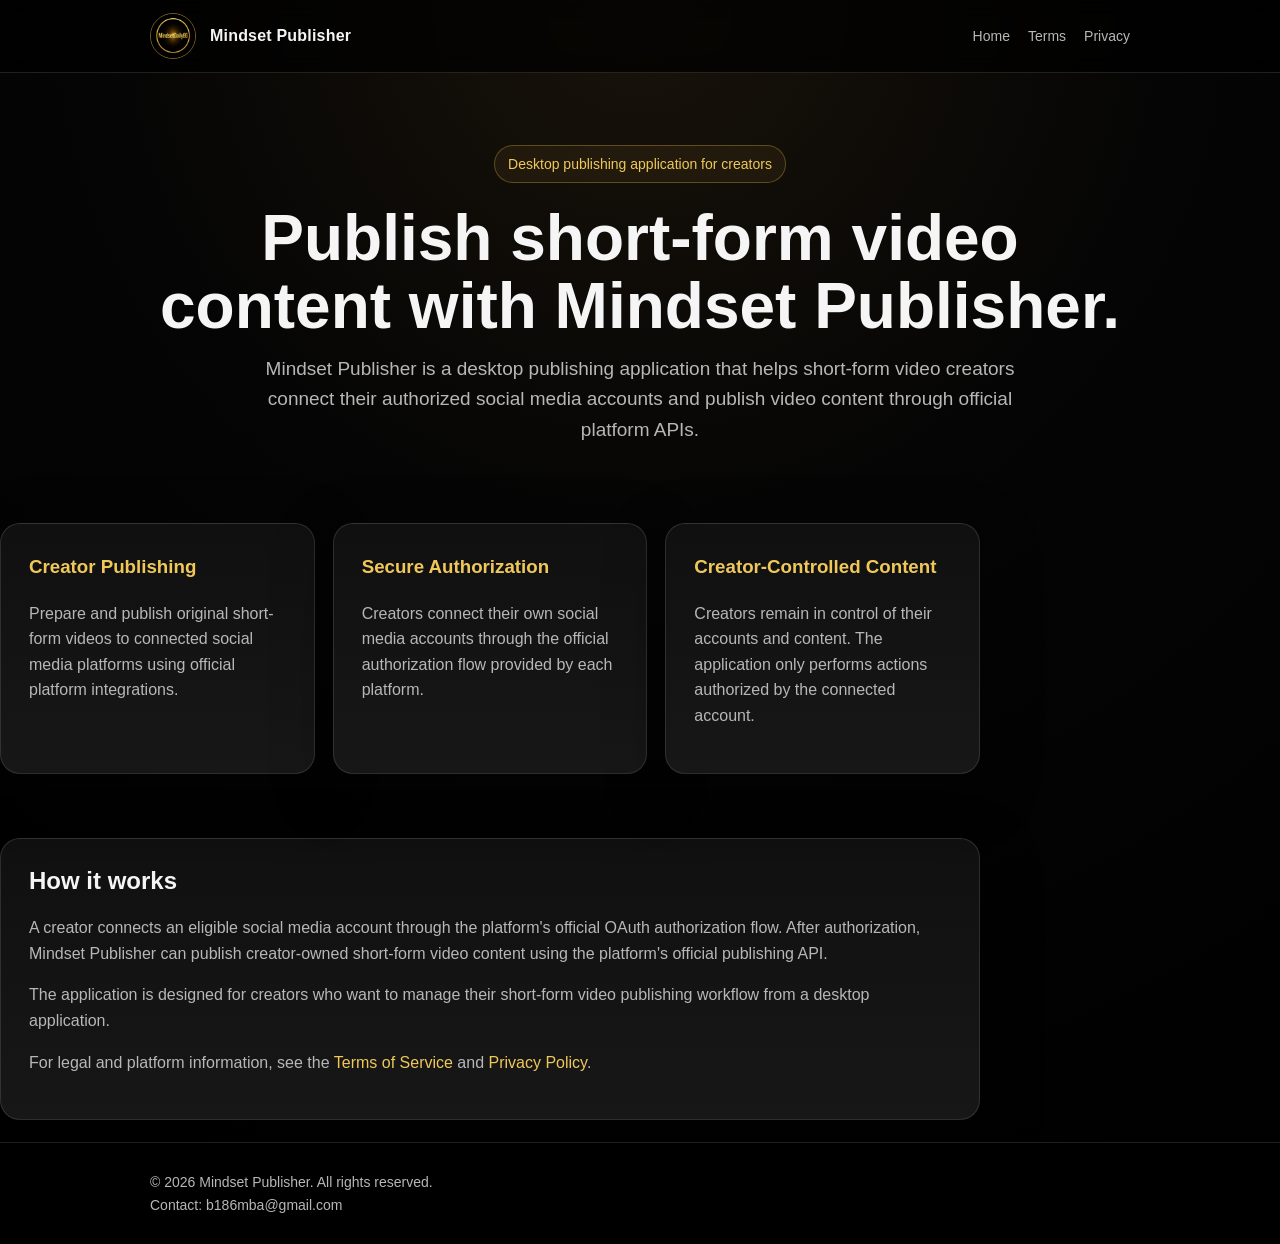
<file: index.html>
<!doctype html>
<html lang="en">
<head>
  <meta charset="utf-8">
  <meta name="viewport" content="width=device-width, initial-scale=1">
  <title>Mindset Publisher</title>
  <meta name="description" content="Mindset Publisher is a desktop publishing application for short-form video creators.">
  <link rel="stylesheet" href="styles.css">
</head>

<body>

  <header>
    <div class="wrap nav">

      <a class="brand" href="index.html">
        <img
          class="logo"
          src="mindsetdaily86-logo.png"
          alt="Mindset Publisher logo"
        >
        <span>Mindset Publisher</span>
      </a>

      <nav class="links" aria-label="Main navigation">
        <a href="index.html">Home</a>
        <a href="terms.html">Terms</a>
        <a href="privacy.html">Privacy</a>
      </nav>

    </div>
  </header>

  <main>

    <section class="hero wrap">

      <span class="badge">
        Desktop publishing application for creators
      </span>

      <h1>
        Publish short-form video content with Mindset Publisher.
      </h1>

      <p class="lead">
        Mindset Publisher is a desktop publishing application that helps
        short-form video creators connect their authorized social media
        accounts and publish video content through official platform APIs.
      </p>

    </section>


    <section class="wrap grid" aria-label="Service summary">

      <article class="card">
        <h3>Creator Publishing</h3>

        <p>
          Prepare and publish original short-form videos to connected social
          media platforms using official platform integrations.
        </p>
      </article>


      <article class="card">
        <h3>Secure Authorization</h3>

        <p>
          Creators connect their own social media accounts through the
          official authorization flow provided by each platform.
        </p>
      </article>


      <article class="card">
        <h3>Creator-Controlled Content</h3>

        <p>
          Creators remain in control of their accounts and content. The
          application only performs actions authorized by the connected account.
        </p>
      </article>

    </section>


    <section class="wrap card">

      <h2>How it works</h2>

      <p>
        A creator connects an eligible social media account through the
        platform's official OAuth authorization flow. After authorization,
        Mindset Publisher can publish creator-owned short-form video content
        using the platform's official publishing API.
      </p>

      <p>
        The application is designed for creators who want to manage their
        short-form video publishing workflow from a desktop application.
      </p>

      <p>
        For legal and platform information, see the
        <a href="terms.html">Terms of Service</a>
        and
        <a href="privacy.html">Privacy Policy</a>.
      </p>

    </section>

  </main>


  <footer>

    <div class="wrap">

      © 2026 Mindset Publisher. All rights reserved.

      <br>

      <span class="small">
        Contact: b186mba@gmail.com
      </span>

    </div>

  </footer>

</body>
</html>
</file>
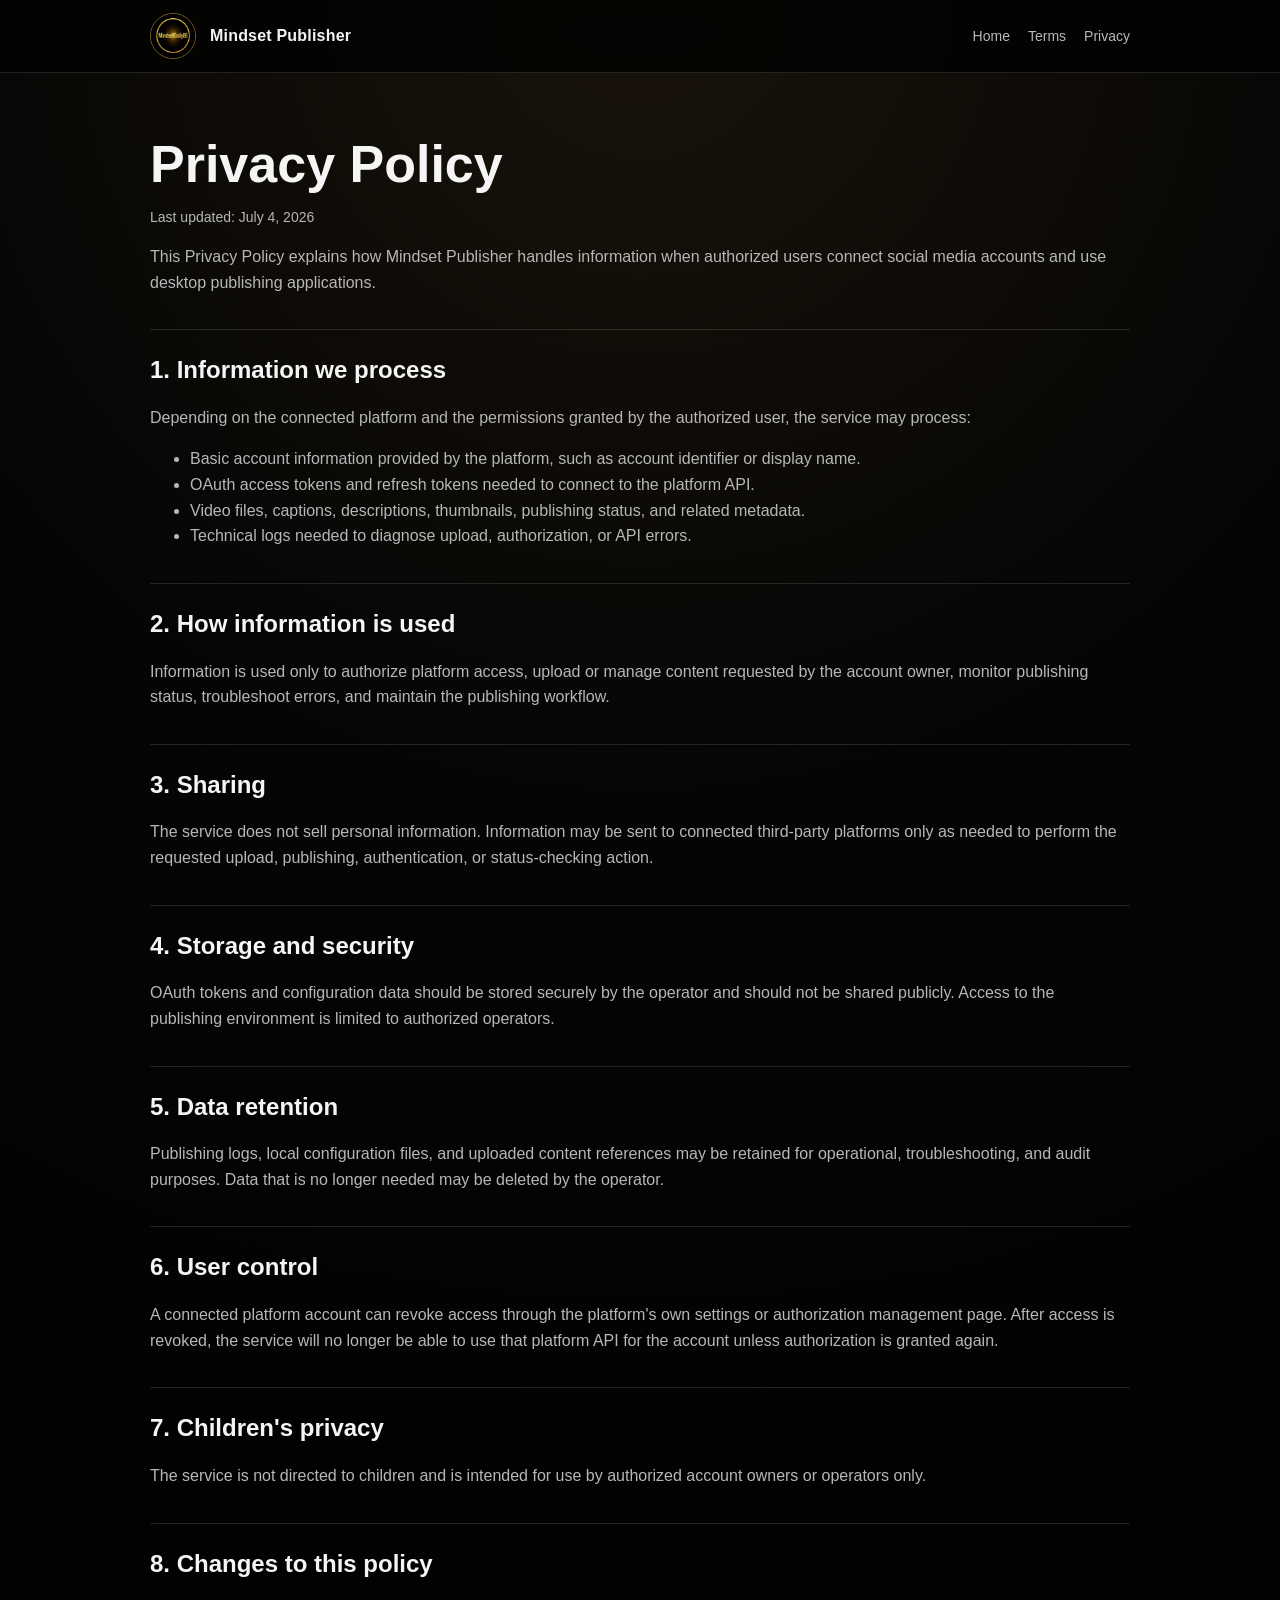
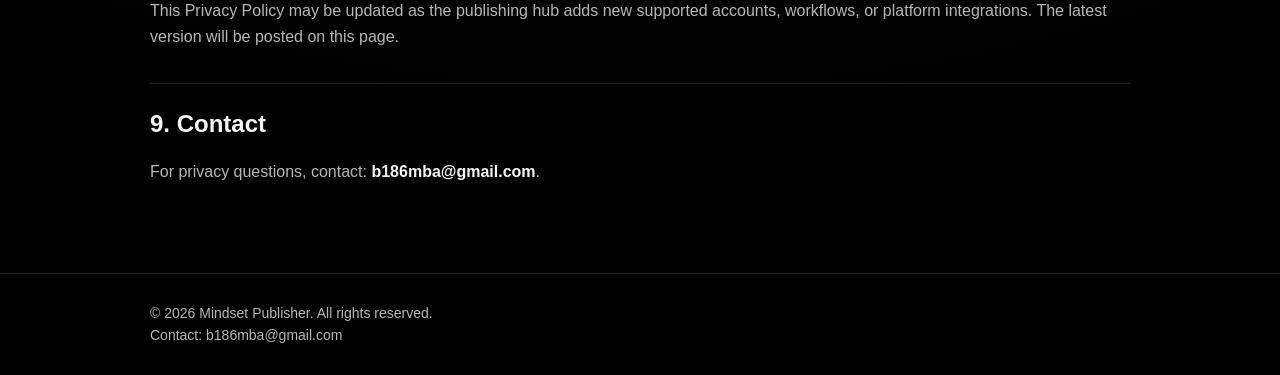
<file: privacy.html>
<!doctype html>
<html lang="en">
<head>
  <meta charset="utf-8">
  <meta name="viewport" content="width=device-width, initial-scale=1">
  <title>Privacy Policy | Mindset Publisher</title>
  <meta name="description" content="Centralized publishing information, Terms of Service, and Privacy Policy for Mindset Publisher.">
  <link rel="stylesheet" href="styles.css">
</head>
<body>
  <header>
    <div class="wrap nav">
      <a class="brand" href="index.html">
        <img class="logo" src="mindsetdaily86-logo.png" alt="Mindset Publisher logo">
        <span>Mindset Publisher</span>
      </a>
      <nav class="links" aria-label="Main navigation">
        <a href="index.html">Home</a>
        <a href="terms.html">Terms</a>
        <a href="privacy.html">Privacy</a>
      </nav>
    </div>
  </header>
  
<main class="wrap content">
  <h1>Privacy Policy</h1>
  <p class="small">Last updated: July 4, 2026</p>

  <p>
    This Privacy Policy explains how Mindset Publisher handles information when authorized users connect social
    media accounts and use desktop publishing applications.
  </p>

  <h2>1. Information we process</h2>
  <p>
    Depending on the connected platform and the permissions granted by the authorized user, the service may process:
  </p>
  <ul>
    <li>Basic account information provided by the platform, such as account identifier or display name.</li>
    <li>OAuth access tokens and refresh tokens needed to connect to the platform API.</li>
    <li>Video files, captions, descriptions, thumbnails, publishing status, and related metadata.</li>
    <li>Technical logs needed to diagnose upload, authorization, or API errors.</li>
  </ul>

  <h2>2. How information is used</h2>
  <p>
    Information is used only to authorize platform access, upload or manage content requested by the account owner,
    monitor publishing status, troubleshoot errors, and maintain the publishing workflow.
  </p>

  <h2>3. Sharing</h2>
  <p>
    The service does not sell personal information. Information may be sent to connected third-party platforms only as
    needed to perform the requested upload, publishing, authentication, or status-checking action.
  </p>

  <h2>4. Storage and security</h2>
  <p>
    OAuth tokens and configuration data should be stored securely by the operator and should not be shared publicly.
    Access to the publishing environment is limited to authorized operators.
  </p>

  <h2>5. Data retention</h2>
  <p>
    Publishing logs, local configuration files, and uploaded content references may be retained for operational,
    troubleshooting, and audit purposes. Data that is no longer needed may be deleted by the operator.
  </p>

  <h2>6. User control</h2>
  <p>
    A connected platform account can revoke access through the platform's own settings or authorization management
    page. After access is revoked, the service will no longer be able to use that platform API for the account unless
    authorization is granted again.
  </p>

  <h2>7. Children's privacy</h2>
  <p>
    The service is not directed to children and is intended for use by authorized account owners or operators only.
  </p>

  <h2>8. Changes to this policy</h2>
  <p>
    This Privacy Policy may be updated as the publishing hub adds new supported accounts, workflows, or platform
    integrations. The latest version will be posted on this page.
  </p>

  <h2>9. Contact</h2>
  <p>
    For privacy questions, contact: <strong>b186mba@gmail.com</strong>.
  </p>
</main>

  <footer>
    <div class="wrap">
      © 2026 Mindset Publisher. All rights reserved.
      <br>
      <span class="small">Contact: b186mba@gmail.com</span>
    </div>
  </footer>
</body>
</html>
</file>
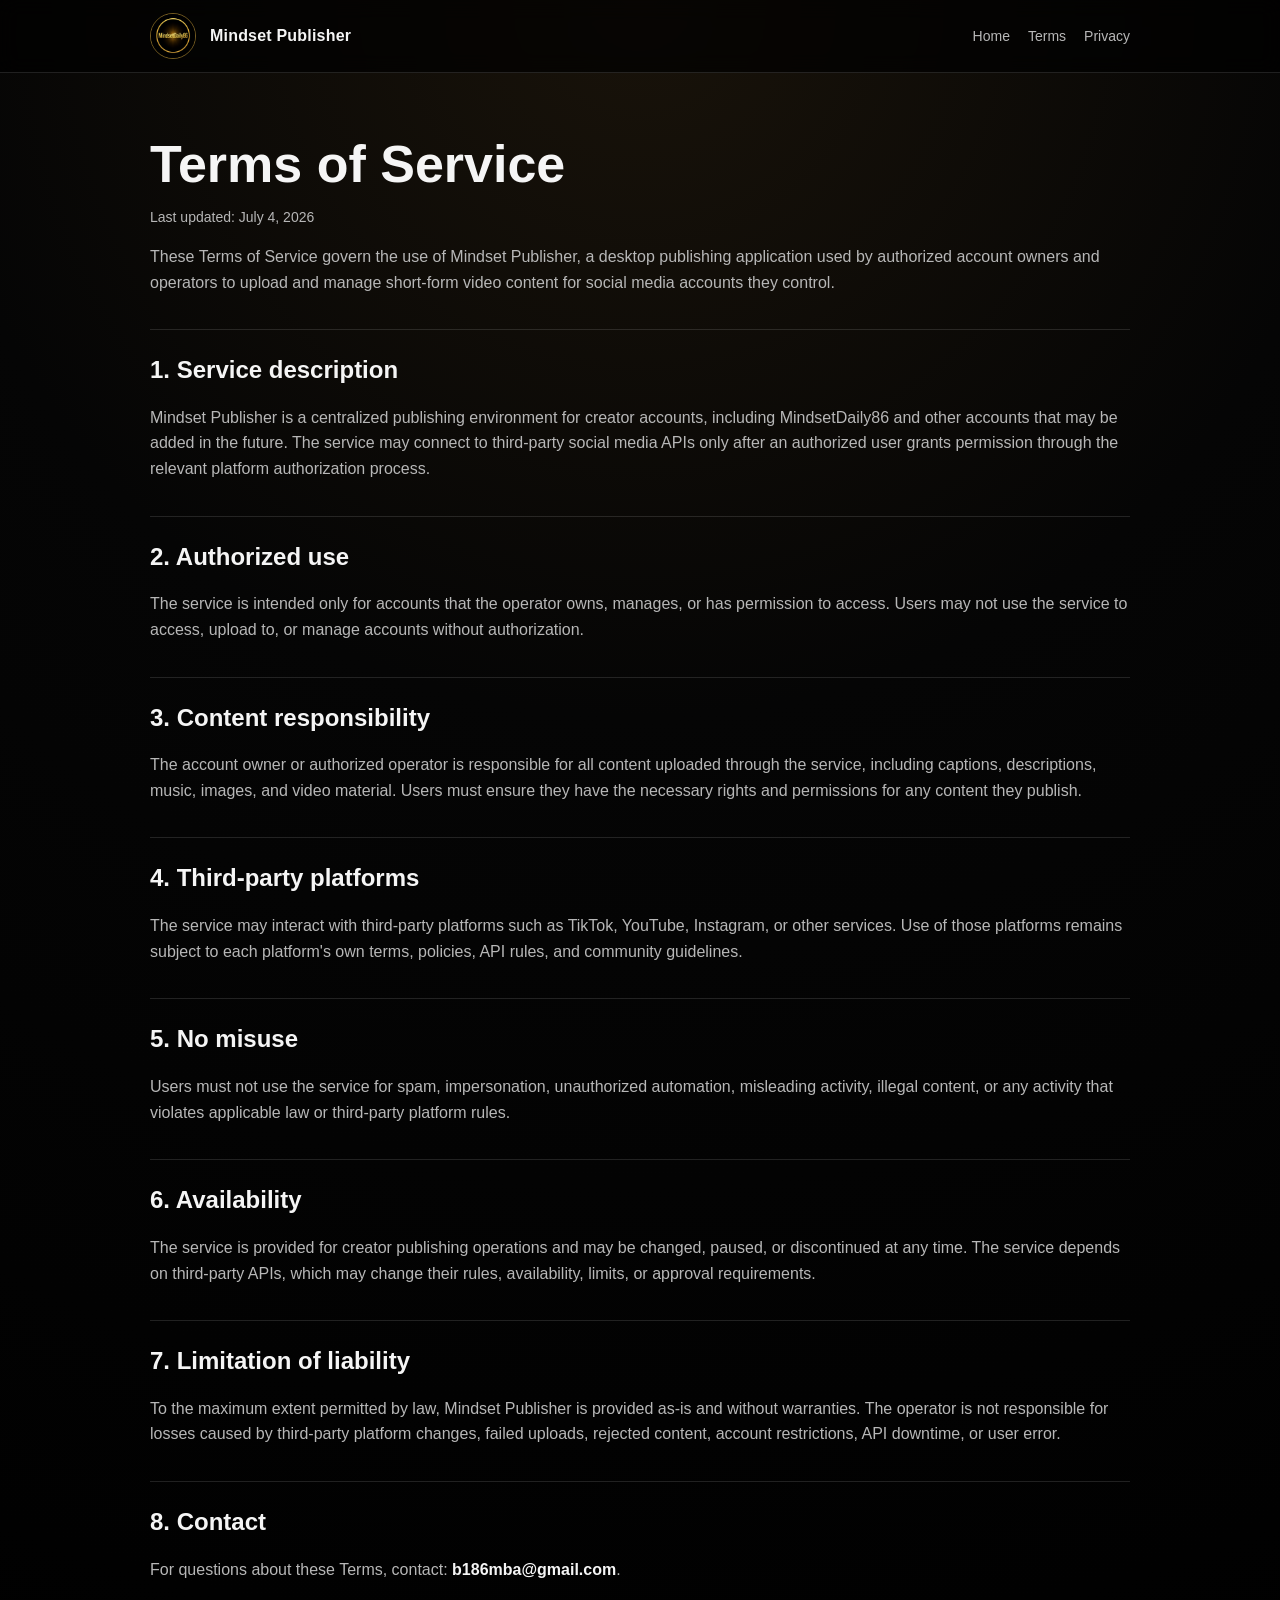
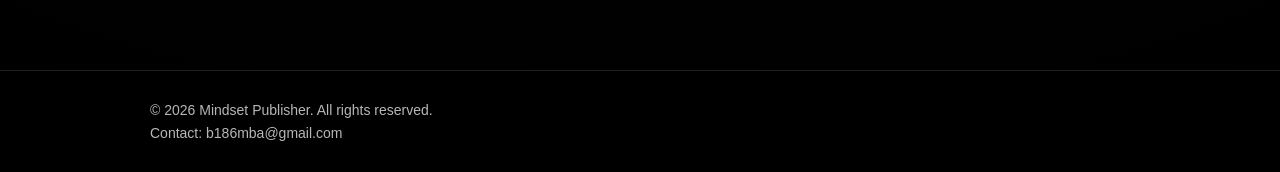
<file: terms.html>
<!doctype html>
<html lang="en">
<head>
  <meta charset="utf-8">
  <meta name="viewport" content="width=device-width, initial-scale=1">
  <title>Terms of Service | Mindset Publisher</title>
  <meta name="description" content="Centralized publishing information, Terms of Service, and Privacy Policy for Mindset Publisher.">
  <link rel="stylesheet" href="styles.css">
</head>
<body>
  <header>
    <div class="wrap nav">
      <a class="brand" href="index.html">
        <img class="logo" src="mindsetdaily86-logo.png" alt="Mindset Publisher logo">
        <span>Mindset Publisher</span>
      </a>
      <nav class="links" aria-label="Main navigation">
        <a href="index.html">Home</a>
        <a href="terms.html">Terms</a>
        <a href="privacy.html">Privacy</a>
      </nav>
    </div>
  </header>
  
<main class="wrap content">
  <h1>Terms of Service</h1>
  <p class="small">Last updated: July 4, 2026</p>

  <p>
    These Terms of Service govern the use of Mindset Publisher, a desktop publishing application used by authorized
    account owners and operators to upload and manage short-form video content for social media accounts they control.
  </p>

  <h2>1. Service description</h2>
  <p>
    Mindset Publisher is a centralized publishing environment for creator accounts, including MindsetDaily86
    and other accounts that may be added in the future. The service may connect to third-party social media APIs
    only after an authorized user grants permission through the relevant platform authorization process.
  </p>

  <h2>2. Authorized use</h2>
  <p>
    The service is intended only for accounts that the operator owns, manages, or has permission to access. Users
    may not use the service to access, upload to, or manage accounts without authorization.
  </p>

  <h2>3. Content responsibility</h2>
  <p>
    The account owner or authorized operator is responsible for all content uploaded through the service, including
    captions, descriptions, music, images, and video material. Users must ensure they have the necessary rights and
    permissions for any content they publish.
  </p>

  <h2>4. Third-party platforms</h2>
  <p>
    The service may interact with third-party platforms such as TikTok, YouTube, Instagram, or other services.
    Use of those platforms remains subject to each platform's own terms, policies, API rules, and community guidelines.
  </p>

  <h2>5. No misuse</h2>
  <p>
    Users must not use the service for spam, impersonation, unauthorized automation, misleading activity, illegal
    content, or any activity that violates applicable law or third-party platform rules.
  </p>

  <h2>6. Availability</h2>
  <p>
    The service is provided for creator publishing operations and may be changed, paused, or discontinued at any time.
    The service depends on third-party APIs, which may change their rules, availability, limits, or approval requirements.
  </p>

  <h2>7. Limitation of liability</h2>
  <p>
    To the maximum extent permitted by law, Mindset Publisher is provided as-is and without warranties. The operator
    is not responsible for losses caused by third-party platform changes, failed uploads, rejected content, account
    restrictions, API downtime, or user error.
  </p>

  <h2>8. Contact</h2>
  <p>
    For questions about these Terms, contact: <strong>b186mba@gmail.com</strong>.
  </p>
</main>

  <footer>
    <div class="wrap">
      © 2026 Mindset Publisher. All rights reserved.
      <br>
      <span class="small">Contact: b186mba@gmail.com</span>
    </div>
  </footer>
</body>
</html>
</file>
<file: styles.css>
:root {
  --bg: #050505;
  --panel: #101010;
  --panel-2: #171717;
  --text: #f5f5f5;
  --muted: #b7b7b7;
  --gold: #d8a93d;
  --gold-2: #f0c85a;
  --line: rgba(255,255,255,.12);
}
* { box-sizing: border-box; }
body {
  margin: 0;
  font-family: Arial, Helvetica, sans-serif;
  background: radial-gradient(circle at top center, #19130a 0, #050505 38%, #000 100%);
  color: var(--text);
  line-height: 1.6;
}
a { color: var(--gold-2); text-decoration: none; }
a:hover { text-decoration: underline; }
.wrap {
  width: min(980px, calc(100% - 32px));
  margin: 0 auto;
}
header {
  border-bottom: 1px solid var(--line);
  background: rgba(0,0,0,.7);
  position: sticky;
  top: 0;
  backdrop-filter: blur(10px);
}
.nav {
  min-height: 72px;
  display: flex;
  align-items: center;
  justify-content: space-between;
  gap: 24px;
}
.brand {
  display: flex;
  align-items: center;
  gap: 14px;
  color: var(--text);
  font-weight: 700;
  letter-spacing: .2px;
}
.logo {
  width: 46px;
  height: 46px;
  border-radius: 50%;
  object-fit: cover;
  border: 1px solid rgba(216,169,61,.55);
}
.links { display: flex; gap: 18px; flex-wrap: wrap; }
.links a { color: var(--muted); font-size: 14px; }
.hero {
  padding: 72px 0 44px;
  text-align: center;
}
.badge {
  display: inline-block;
  border: 1px solid rgba(216,169,61,.35);
  color: var(--gold-2);
  border-radius: 999px;
  padding: 7px 13px;
  font-size: 14px;
  background: rgba(216,169,61,.08);
}
h1 {
  margin: 22px 0 14px;
  font-size: clamp(34px, 6vw, 64px);
  line-height: 1.05;
}
.lead {
  max-width: 760px;
  margin: 0 auto;
  color: var(--muted);
  font-size: 19px;
}
.card {
  background: linear-gradient(180deg, var(--panel), var(--panel-2));
  border: 1px solid var(--line);
  border-radius: 20px;
  padding: 28px;
  margin: 22px 0;
  box-shadow: 0 18px 60px rgba(0,0,0,.35);
}
.grid {
  display: grid;
  grid-template-columns: repeat(3, 1fr);
  gap: 18px;
  margin: 34px 0 64px;
}
.grid .card { margin: 0; }
h2 { margin-top: 0; line-height: 1.2; }
h3 { margin-top: 0; color: var(--gold-2); }
p, li { color: var(--muted); }
strong { color: var(--text); }
.content {
  padding: 42px 0 72px;
}
.content h1 { font-size: clamp(34px, 5vw, 52px); }
.content h2 {
  margin-top: 34px;
  border-top: 1px solid var(--line);
  padding-top: 26px;
}
footer {
  border-top: 1px solid var(--line);
  padding: 28px 0;
  color: var(--muted);
  background: #000;
  font-size: 14px;
}
.small { font-size: 14px; color: var(--muted); }
@media (max-width: 760px) {
  .nav { align-items: flex-start; flex-direction: column; padding: 16px 0; }
  .grid { grid-template-columns: 1fr; }
}
</file>
